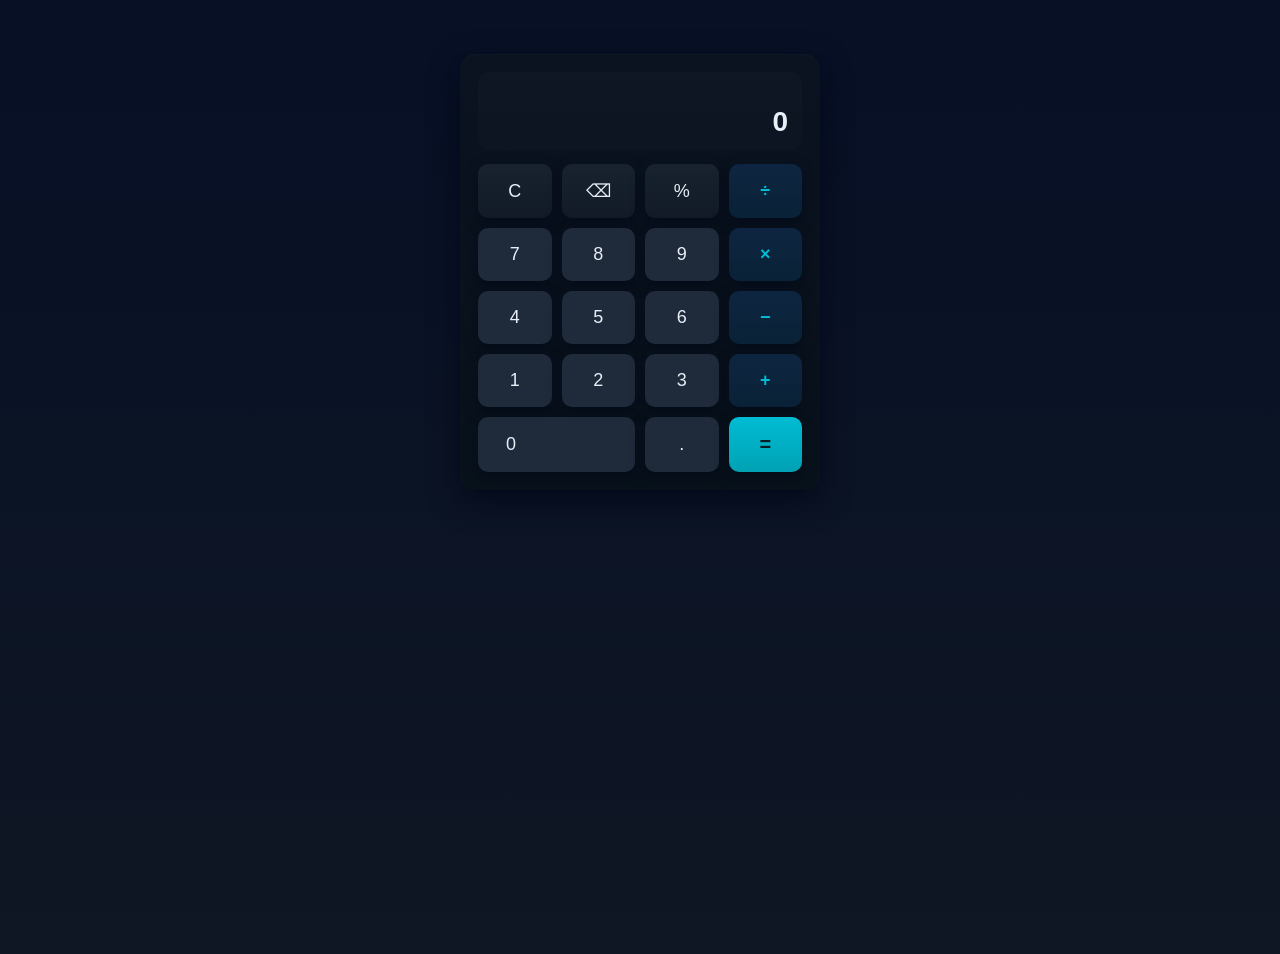
<file: calculator/index.html>
<!doctype html>
<html lang="en">
<head>
  <meta charset="utf-8" />
  <meta name="viewport" content="width=device-width,initial-scale=1" />
  <title>Simple Calculator</title>
  <link rel="stylesheet" href="styles.css" />
</head>
<body>
  <main class="calculator">
    <div class="display" id="display">
      <div id="history" class="history"></div>
      <div id="result" class="result">0</div>
    </div>

    <div class="keys">
      <button class="btn func" data-action="clear">C</button>
      <button class="btn func" data-action="back">⌫</button>
      <button class="btn func" data-action="percent">%</button>
      <button class="btn op" data-action="/">÷</button>

      <button class="btn" data-number="7">7</button>
      <button class="btn" data-number="8">8</button>
      <button class="btn" data-number="9">9</button>
      <button class="btn op" data-action="*">×</button>

      <button class="btn" data-number="4">4</button>
      <button class="btn" data-number="5">5</button>
      <button class="btn" data-number="6">6</button>
      <button class="btn op" data-action="-">−</button>

      <button class="btn" data-number="1">1</button>
      <button class="btn" data-number="2">2</button>
      <button class="btn" data-number="3">3</button>
      <button class="btn op" data-action="+">+</button>

      <button class="btn wide" data-number="0">0</button>
      <button class="btn" data-number=".">.</button>
      <button class="btn equal" data-action="=">=</button>
    </div>
  </main>

  <script src="script.js"></script>
</body>
</html>
</file>
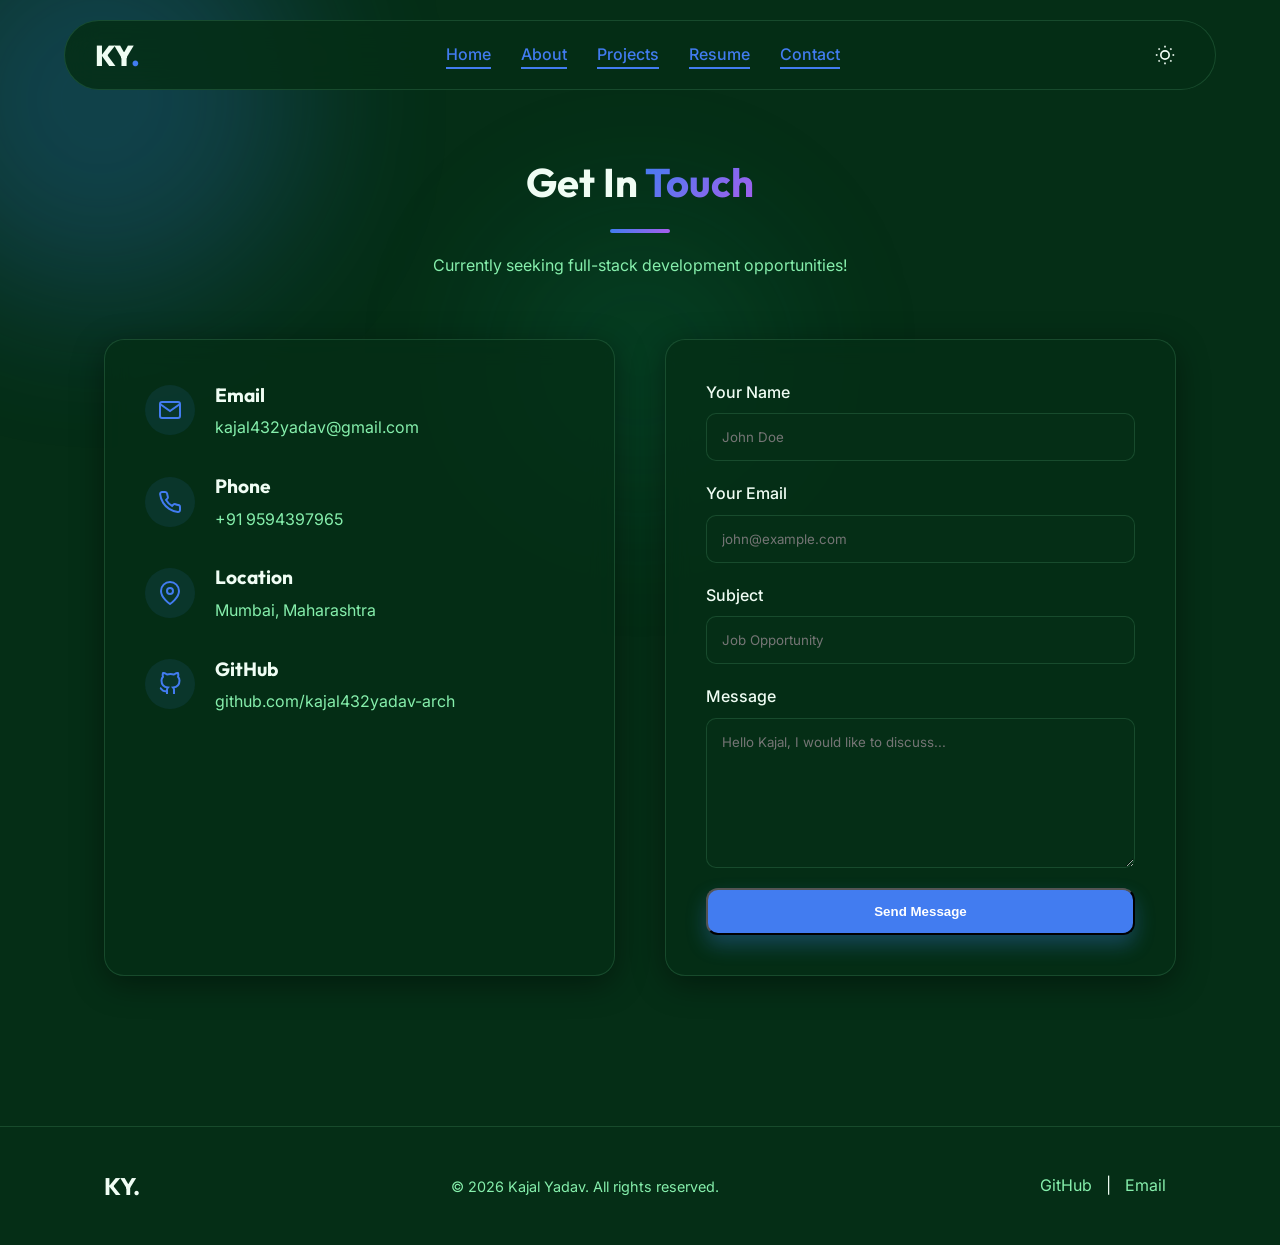
<file: contact.html>
<!DOCTYPE html>
<html lang="en" class="dark">
<head>
    <meta charset="UTF-8">
    <meta name="viewport" content="width=device-width, initial-scale=1.0">
    <title>Kajal Yadav - Contact</title>
    <!-- Google Fonts -->
    <link rel="preconnect" href="https://fonts.googleapis.com">
    <link rel="preconnect" href="https://fonts.gstatic.com" crossorigin>
    <link href="https://fonts.googleapis.com/css2?family=Inter:wght@300;400;500;600;700&family=Outfit:wght@400;500;600;700;800&display=swap" rel="stylesheet">
    <!-- CSS -->
    <link rel="stylesheet" href="style.css">
    <style>
        .contact-container {
            display: grid;
            grid-template-columns: 1fr 1fr;
            gap: 50px;
            margin-top: 40px;
        }
        .contact-info {
            padding: 40px;
            display: flex;
            flex-direction: column;
            gap: 30px;
        }
        .contact-item {
            display: flex;
            align-items: center;
            gap: 20px;
        }
        .contact-icon {
            width: 50px;
            height: 50px;
            background: rgba(59, 130, 246, 0.1);
            color: var(--primary-color);
            display: flex;
            align-items: center;
            justify-content: center;
            border-radius: 50%;
        }
        .contact-details h3 {
            font-size: 1.2rem;
            margin-bottom: 5px;
        }
        .contact-details p, .contact-details a {
            color: var(--text-secondary);
            text-decoration: none;
            transition: color 0.3s;
        }
        .contact-details a:hover {
            color: var(--primary-color);
        }
        .contact-form-container {
            padding: 40px;
        }
        .contact-form {
            display: flex;
            flex-direction: column;
            gap: 20px;
        }
        .form-group {
            display: flex;
            flex-direction: column;
            gap: 8px;
        }
        .form-group label {
            font-weight: 500;
        }
        .form-control {
            padding: 15px;
            border-radius: 10px;
            border: 1px solid var(--glass-border);
            background: var(--bg-color);
            color: var(--text-primary);
            font-family: inherit;
            transition: border-color 0.3s;
        }
        .form-control:focus {
            outline: none;
            border-color: var(--primary-color);
        }
        textarea.form-control {
            resize: vertical;
            min-height: 150px;
        }
        @media (max-width: 900px) {
            .contact-container {
                grid-template-columns: 1fr;
            }
        }
    </style>
</head>
<body>
    <div class="bg-shape shape-1"></div>
    <div class="bg-shape shape-3"></div>
    
    <header class="glass-nav">
        <div class="logo">KY<span>.</span></div>
        <nav>
            <ul class="nav-links">
                <li><a href="index.html">Home</a></li>
                <li><a href="index.html#about">About</a></li>
                <li><a href="index.html#projects">Projects</a></li>
                <li><a href="Kajal Yadav - Resumes (1).pdf" target="_blank">Resume</a></li>
                <li><a href="contact.html" class="active">Contact</a></li>
            </ul>
        </nav>
        <button id="theme-toggle" class="theme-btn" aria-label="Toggle Theme">
            <svg class="sun-icon" xmlns="http://www.w3.org/2000/svg" width="20" height="20" viewBox="0 0 24 24" fill="none" stroke="currentColor" stroke-width="2"><circle cx="12" cy="12" r="5"></circle><line x1="12" y1="1" x2="12" y2="3"></line><line x1="12" y1="21" x2="12" y2="23"></line><line x1="4.22" y1="4.22" x2="5.64" y2="5.64"></line><line x1="18.36" y1="18.36" x2="19.78" y2="19.78"></line><line x1="1" y1="12" x2="3" y2="12"></line><line x1="21" y1="12" x2="23" y2="12"></line><line x1="4.22" y1="19.78" x2="5.64" y2="18.36"></line><line x1="18.36" y1="5.64" x2="19.78" y2="4.22"></line></svg>
            <svg class="moon-icon" xmlns="http://www.w3.org/2000/svg" width="20" height="20" viewBox="0 0 24 24" fill="none" stroke="currentColor" stroke-width="2"><path d="M21 12.79A9 9 0 1 1 11.21 3 7 7 0 0 0 21 12.79z"></path></svg>
        </button>
        <div class="mobile-menu-btn">
            <span></span>
            <span></span>
            <span></span>
        </div>
    </header>

    <main class="pt-section pb-section" style="padding-top: 150px;">
        <div class="section-header fade-up">
            <h2>Get In <span class="gradient-text">Touch</span></h2>
            <div class="line"></div>
            <p style="margin-top: 20px; color: var(--text-secondary);">Currently seeking full-stack development opportunities!</p>
        </div>

        <div class="contact-container">
            <div class="contact-info glass-panel fade-up" style="animation-delay: 0.1s;">
                <div class="contact-item">
                    <div class="contact-icon">
                        <svg xmlns="http://www.w3.org/2000/svg" width="24" height="24" viewBox="0 0 24 24" fill="none" stroke="currentColor" stroke-width="2"><path d="M4 4h16c1.1 0 2 .9 2 2v12c0 1.1-.9 2-2 2H4c-1.1 0-2-.9-2-2V6c0-1.1.9-2 2-2z"></path><polyline points="22,6 12,13 2,6"></polyline></svg>
                    </div>
                    <div class="contact-details">
                        <h3>Email</h3>
                        <a href="mailto:kajal432yadav@gmail.com">kajal432yadav@gmail.com</a>
                    </div>
                </div>
                <div class="contact-item">
                    <div class="contact-icon">
                        <svg xmlns="http://www.w3.org/2000/svg" width="24" height="24" viewBox="0 0 24 24" fill="none" stroke="currentColor" stroke-width="2"><path d="M22 16.92v3a2 2 0 0 1-2.18 2 19.79 19.79 0 0 1-8.63-3.07 19.5 19.5 0 0 1-6-6 19.79 19.79 0 0 1-3.07-8.67A2 2 0 0 1 4.11 2h3a2 2 0 0 1 2 1.72 12.84 12.84 0 0 0 .7 2.81 2 2 0 0 1-.45 2.11L8.09 9.91a16 16 0 0 0 6 6l1.27-1.27a2 2 0 0 1 2.11-.45 12.84 12.84 0 0 0 2.81.7A2 2 0 0 1 22 16.92z"></path></svg>
                    </div>
                    <div class="contact-details">
                        <h3>Phone</h3>
                        <a href="tel:9594397965">+91 9594397965</a>
                    </div>
                </div>
                <div class="contact-item">
                    <div class="contact-icon">
                        <svg xmlns="http://www.w3.org/2000/svg" width="24" height="24" viewBox="0 0 24 24" fill="none" stroke="currentColor" stroke-width="2"><path d="M21 10c0 7-9 13-9 13s-9-6-9-13a9 9 0 0 1 18 0z"></path><circle cx="12" cy="10" r="3"></circle></svg>
                    </div>
                    <div class="contact-details">
                        <h3>Location</h3>
                        <p>Mumbai, Maharashtra</p>
                    </div>
                </div>
                <div class="contact-item">
                    <div class="contact-icon">
                        <svg xmlns="http://www.w3.org/2000/svg" width="24" height="24" viewBox="0 0 24 24" fill="none" stroke="currentColor" stroke-width="2"><path d="M9 19c-5 1.5-5-2.5-7-3m14 6v-3.87a3.37 3.37 0 0 0-.94-2.61c3.14-.35 6.44-1.54 6.44-7A5.44 5.44 0 0 0 20 4.77 5.07 5.07 0 0 0 19.91 1S18.73.65 16 2.48a13.38 13.38 0 0 0-7 0C6.27.65 5.09 1 5.09 1A5.07 5.07 0 0 0 5 4.77a5.44 5.44 0 0 0-1.5 3.78c0 5.42 3.3 6.61 6.44 7A3.37 3.37 0 0 0 9 18.13V22"></path></svg>
                    </div>
                    <div class="contact-details">
                        <h3>GitHub</h3>
                        <a href="https://github.com/kajal432yadav-arch" target="_blank">github.com/kajal432yadav-arch</a>
                    </div>
                </div>
            </div>

            <div class="contact-form-container glass-panel fade-up" style="animation-delay: 0.2s;">
                <form class="contact-form" action="#" method="POST" onsubmit="event.preventDefault(); alert('Thank you for reaching out! This form is just a visual demo.');">
                    <div class="form-group">
                        <label for="name">Your Name</label>
                        <input type="text" id="name" class="form-control" placeholder="John Doe" required>
                    </div>
                    <div class="form-group">
                        <label for="email">Your Email</label>
                        <input type="email" id="email" class="form-control" placeholder="john@example.com" required>
                    </div>
                    <div class="form-group">
                        <label for="subject">Subject</label>
                        <input type="text" id="subject" class="form-control" placeholder="Job Opportunity" required>
                    </div>
                    <div class="form-group">
                        <label for="message">Message</label>
                        <textarea id="message" class="form-control" placeholder="Hello Kajal, I would like to discuss..." required></textarea>
                    </div>
                    <button type="submit" class="btn primary-btn">Send Message</button>
                </form>
            </div>
        </div>
    </main>

    <footer class="glass-panel-bottom">
        <div class="footer-content">
            <div class="footer-logo">KY.</div>
            <p>&copy; 2026 Kajal Yadav. All rights reserved.</p>
            <div class="footer-socials">
                <a href="https://github.com/kajal432yadav-arch" target="_blank">GitHub</a> |
                <a href="mailto:kajal432yadav@gmail.com">Email</a>
            </div>
        </div>
    </footer>

    <script src="script.js"></script>
</body>
</html>
</file>
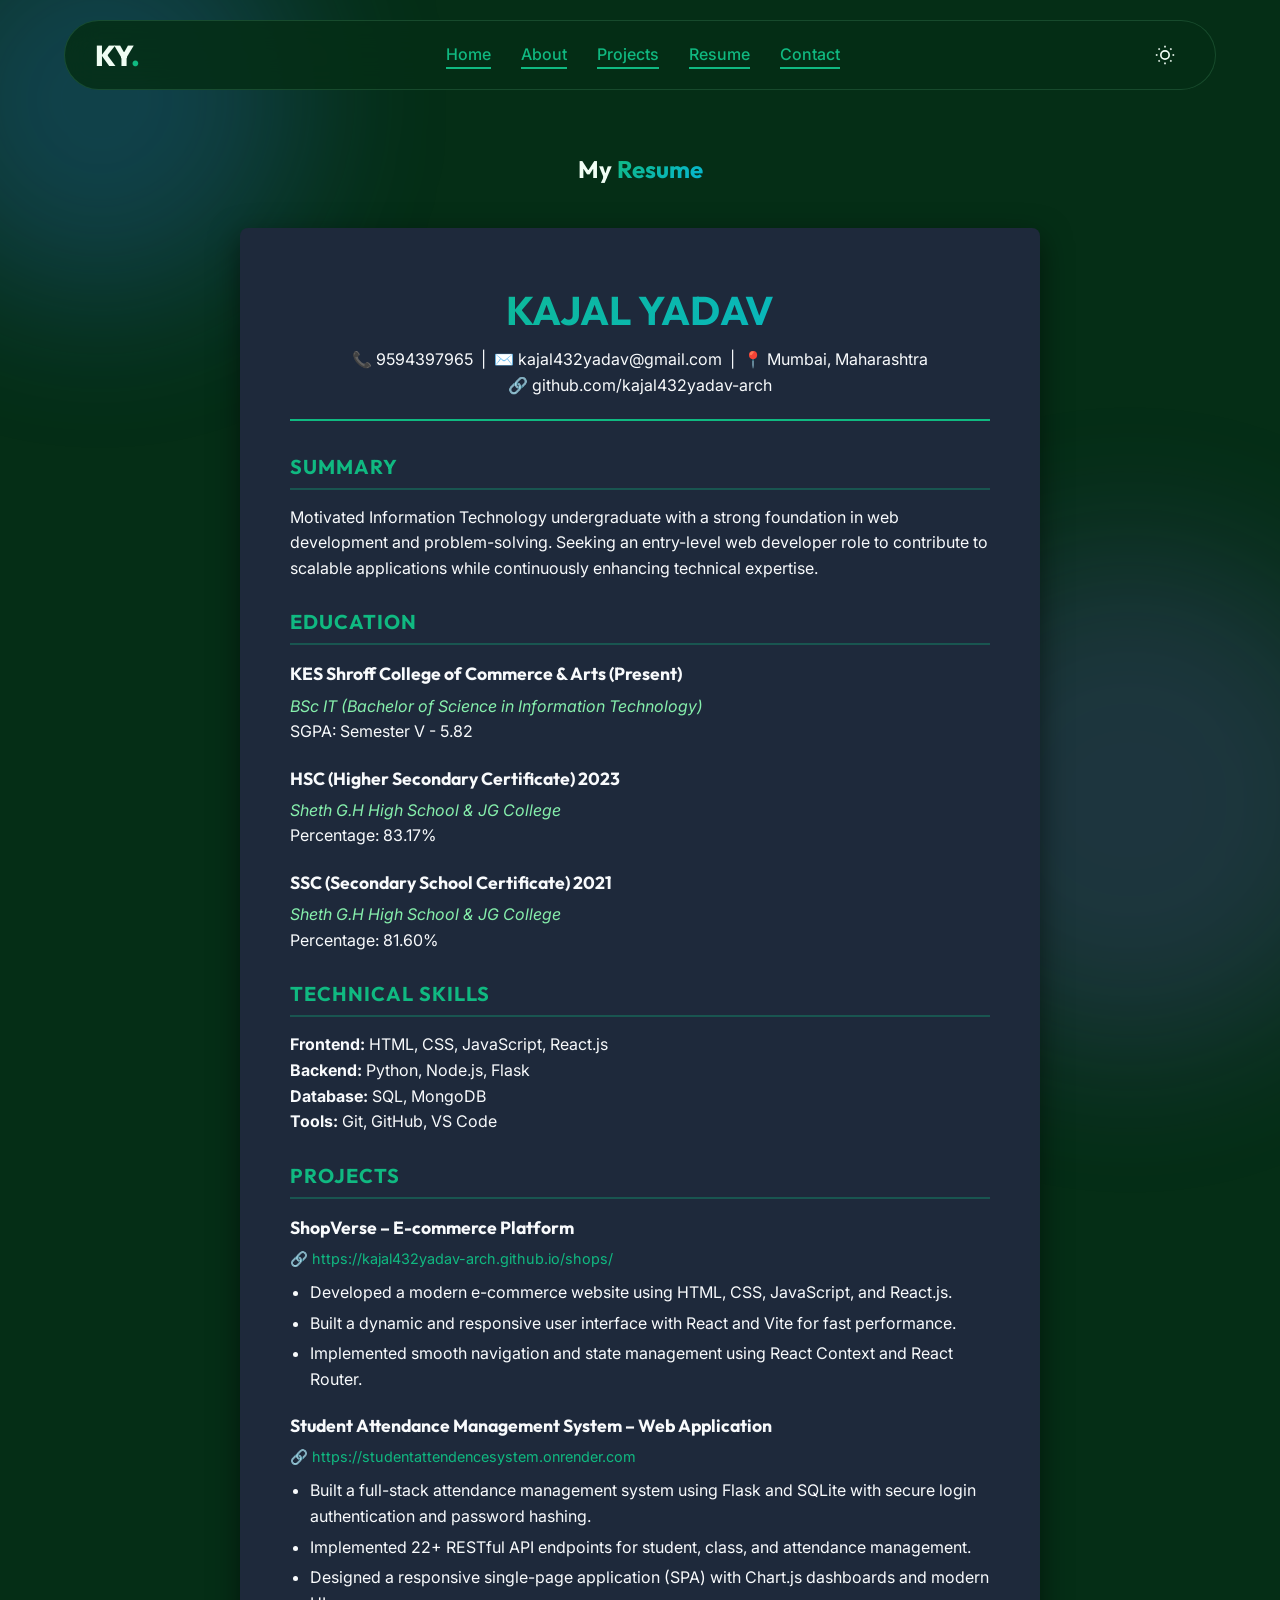
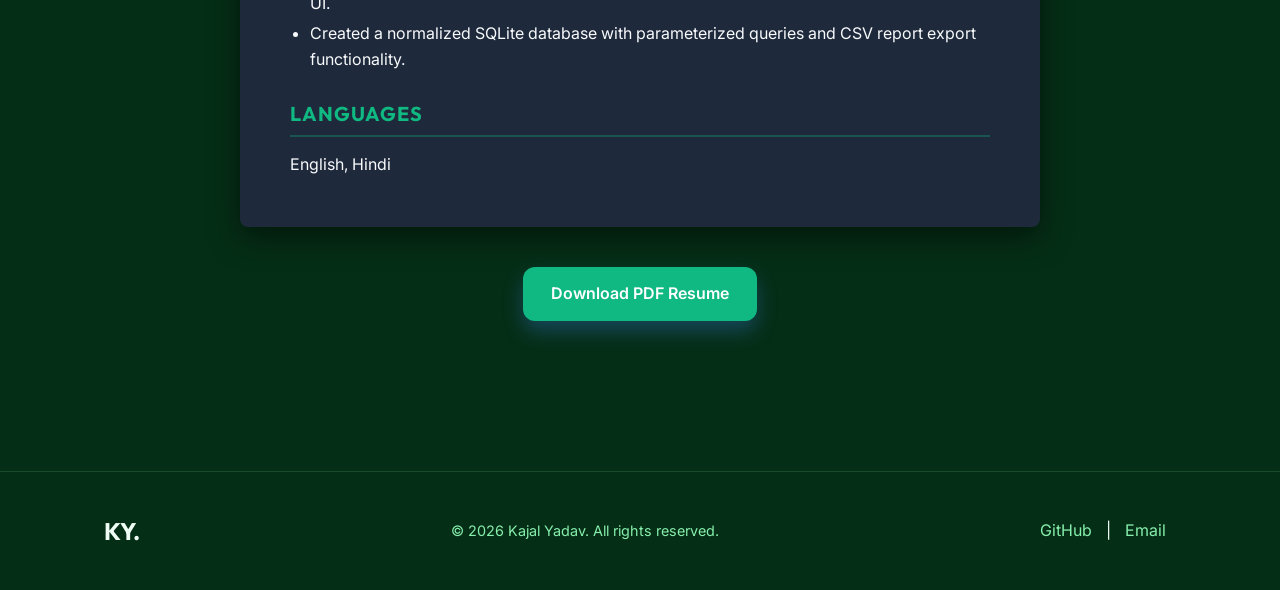
<file: resume.html>
<!DOCTYPE html>
<html lang="en" class="dark">
<head>
    <meta charset="UTF-8">
    <meta name="viewport" content="width=device-width, initial-scale=1.0">
    <title>Kajal Yadav - Resume</title>
    <!-- Google Fonts -->
    <link rel="preconnect" href="https://fonts.googleapis.com">
    <link rel="preconnect" href="https://fonts.gstatic.com" crossorigin>
    <link href="https://fonts.googleapis.com/css2?family=Inter:wght@300;400;500;600;700&family=Outfit:wght@400;500;600;700;800&display=swap" rel="stylesheet">
    <!-- CSS -->
    <link rel="stylesheet" href="style.css">
    <style>
        :root {
            --primary-color: #10b981; /* Emerald */
            --secondary-color: #06b6d4; /* Cyan/Teal */
        }
        .resume-page-header {
            text-align: center;
            margin-bottom: 40px;
        }
        .resume-document {
            background: white;
            color: #333;
            max-width: 800px;
            margin: 0 auto;
            padding: 50px;
            border-radius: 8px;
            box-shadow: 0 10px 30px rgba(0,0,0,0.1);
        }
        .dark .resume-document {
            background: #1e293b;
            color: #f8fafc;
            box-shadow: 0 10px 30px rgba(0,0,0,0.5);
        }
        .resume-doc-header {
            text-align: center;
            border-bottom: 2px solid var(--primary-color);
            padding-bottom: 20px;
            margin-bottom: 30px;
        }
        .resume-doc-header h1 {
            font-size: 2.5rem;
            margin-bottom: 5px;
            background: linear-gradient(135deg, #10b981, #06b6d4);
            -webkit-background-clip: text;
            -webkit-text-fill-color: transparent;
            background-clip: text;
        }
        .resume-section-title {
            font-size: 1.25rem;
            font-weight: 700;
            margin-top: 25px;
            margin-bottom: 15px;
            text-transform: uppercase;
            letter-spacing: 1px;
            border-bottom: 2px solid rgba(16, 185, 129, 0.3);
            padding-bottom: 5px;
            color: #10b981;
        }
        .resume-entry {
            margin-bottom: 20px;
        }
        .resume-entry h3 {
            font-size: 1.1rem;
            margin-bottom: 5px;
        }
        .resume-entry span {
            font-style: italic;
            color: var(--text-secondary);
        }
        .resume-entry ul {
            padding-left: 20px;
            margin-top: 10px;
        }
        .resume-entry li {
            margin-bottom: 5px;
        }
        .download-btn-container {
            text-align: center;
            margin-top: 40px;
        }
    </style>
</head>
<body>
    <div class="bg-shape shape-1"></div>
    <div class="bg-shape shape-2"></div>
    
    <header class="glass-nav">
        <div class="logo">KY<span>.</span></div>
        <nav>
            <ul class="nav-links">
                <li><a href="index.html">Home</a></li>
                <li><a href="index.html#about">About</a></li>
                <li><a href="index.html#projects">Projects</a></li>
                <li><a href="Kajal Yadav - Resumes (1).pdf" target="_blank" class="active">Resume</a></li>
                <li><a href="contact.html">Contact</a></li>
            </ul>
        </nav>
        <button id="theme-toggle" class="theme-btn" aria-label="Toggle Theme">
            <svg class="sun-icon" xmlns="http://www.w3.org/2000/svg" width="20" height="20" viewBox="0 0 24 24" fill="none" stroke="currentColor" stroke-width="2"><circle cx="12" cy="12" r="5"></circle><line x1="12" y1="1" x2="12" y2="3"></line><line x1="12" y1="21" x2="12" y2="23"></line><line x1="4.22" y1="4.22" x2="5.64" y2="5.64"></line><line x1="18.36" y1="18.36" x2="19.78" y2="19.78"></line><line x1="1" y1="12" x2="3" y2="12"></line><line x1="21" y1="12" x2="23" y2="12"></line><line x1="4.22" y1="19.78" x2="5.64" y2="18.36"></line><line x1="18.36" y1="5.64" x2="19.78" y2="4.22"></line></svg>
            <svg class="moon-icon" xmlns="http://www.w3.org/2000/svg" width="20" height="20" viewBox="0 0 24 24" fill="none" stroke="currentColor" stroke-width="2"><path d="M21 12.79A9 9 0 1 1 11.21 3 7 7 0 0 0 21 12.79z"></path></svg>
        </button>
        <div class="mobile-menu-btn">
            <span></span>
            <span></span>
            <span></span>
        </div>
    </header>

    <main class="pt-section pb-section" style="padding-top: 150px;">
        <div class="resume-page-header fade-up">
            <h2>My <span class="gradient-text">Resume</span></h2>
            <div class="line"></div>
        </div>

        <div class="resume-document fade-up" style="animation-delay: 0.1s;">
            <div class="resume-doc-header">
                <h1>KAJAL YADAV</h1>
                <p>📞 9594397965 &nbsp;|&nbsp; ✉️ kajal432yadav@gmail.com &nbsp;|&nbsp; 📍 Mumbai, Maharashtra</p>
                <p>🔗 github.com/kajal432yadav-arch</p>
            </div>

            <div class="resume-body">
                <h2 class="resume-section-title">Summary</h2>
                <p>Motivated Information Technology undergraduate with a strong foundation in web development and problem-solving. Seeking an entry-level web developer role to contribute to scalable applications while continuously enhancing technical expertise.</p>

                <h2 class="resume-section-title">Education</h2>
                <div class="resume-entry">
                    <h3>KES Shroff College of Commerce & Arts (Present)</h3>
                    <span>BSc IT (Bachelor of Science in Information Technology)</span>
                    <p>SGPA: Semester V - 5.82</p>
                </div>
                <div class="resume-entry">
                    <h3>HSC (Higher Secondary Certificate) 2023</h3>
                    <span>Sheth G.H High School & JG College</span>
                    <p>Percentage: 83.17%</p>
                </div>
                <div class="resume-entry">
                    <h3>SSC (Secondary School Certificate) 2021</h3>
                    <span>Sheth G.H High School & JG College</span>
                    <p>Percentage: 81.60%</p>
                </div>

                <h2 class="resume-section-title">Technical Skills</h2>
                <div class="resume-entry">
                    <p><strong>Frontend:</strong> HTML, CSS, JavaScript, React.js</p>
                    <p><strong>Backend:</strong> Python, Node.js, Flask</p>
                    <p><strong>Database:</strong> SQL, MongoDB</p>
                    <p><strong>Tools:</strong> Git, GitHub, VS Code</p>
                </div>

                <h2 class="resume-section-title">Projects</h2>
                <div class="resume-entry">
                    <h3>ShopVerse – E-commerce Platform</h3>
                    <p style="font-size: 0.9rem; color: var(--primary-color); margin-bottom: 5px;">🔗 https://kajal432yadav-arch.github.io/shops/</p>
                    <ul>
                        <li>Developed a modern e-commerce website using HTML, CSS, JavaScript, and React.js.</li>
                        <li>Built a dynamic and responsive user interface with React and Vite for fast performance.</li>
                        <li>Implemented smooth navigation and state management using React Context and React Router.</li>
                    </ul>
                </div>
                <div class="resume-entry">
                    <h3>Student Attendance Management System – Web Application</h3>
                    <p style="font-size: 0.9rem; color: var(--primary-color); margin-bottom: 5px;">🔗 https://studentattendencesystem.onrender.com</p>
                    <ul>
                        <li>Built a full-stack attendance management system using Flask and SQLite with secure login authentication and password hashing.</li>
                        <li>Implemented 22+ RESTful API endpoints for student, class, and attendance management.</li>
                        <li>Designed a responsive single-page application (SPA) with Chart.js dashboards and modern UI.</li>
                        <li>Created a normalized SQLite database with parameterized queries and CSV report export functionality.</li>
                    </ul>
                </div>
                
                <h2 class="resume-section-title">Languages</h2>
                <p>English, Hindi</p>
            </div>
        </div>

        <div class="download-btn-container fade-up" style="animation-delay: 0.2s;">
            <a href="Kajal Yadav - Resumes (1).pdf" target="_blank" class="btn primary-btn">Download PDF Resume</a>
        </div>
    </main>

    <footer class="glass-panel-bottom">
        <div class="footer-content">
            <div class="footer-logo">KY.</div>
            <p>&copy; 2026 Kajal Yadav. All rights reserved.</p>
            <div class="footer-socials">
                <a href="https://github.com/kajal432yadav-arch" target="_blank">GitHub</a> |
                <a href="mailto:kajal432yadav@gmail.com">Email</a>
            </div>
        </div>
    </footer>

    <script src="script.js"></script>
</body>
</html>
</file>
<file: calculator/styles.css>
:root{
  --bg:#0f1724;
  --panel:#0b1220;
  --accent:#00bcd4;
  --btn:#1f2a3a;
  --btn-hover:#233342;
  --text:#e6eef6;
  --muted:#93a1b0;
}

*{box-sizing:border-box}
html,body{height:100%;margin:0;font-family:Inter,Segoe UI,Roboto,Arial,sans-serif;background:linear-gradient(180deg,#071025, #0f1724);color:var(--text)}

.calculator{
  width:360px;
  max-width:96%;
  margin:6vh auto;
  background:linear-gradient(180deg,var(--panel),#08121b);
  border-radius:16px;
  padding:18px;
  box-shadow:0 10px 30px rgba(2,6,23,0.7), inset 0 1px 0 rgba(255,255,255,0.02);
}

.display{
  background:linear-gradient(180deg,rgba(255,255,255,0.02),rgba(255,255,255,0.01));
  border-radius:12px;
  padding:14px;
  color:var(--text);
  margin-bottom:14px;
  min-height:60px;
  overflow:hidden;
}

.history{
  color:var(--muted);
  font-size:14px;
  text-align:right;
  min-height:18px;
  word-break:break-all;
}

.result{
  font-weight:600;
  font-size:28px;
  text-align:right;
  margin-top:4px;
  line-height:1.0;
  word-break:break-all;
}

.keys{
  display:grid;
  grid-template-columns:repeat(4,1fr);
  gap:10px;
}

.btn{
  background:var(--btn);
  border:none;
  padding:16px;
  border-radius:10px;
  color:var(--text);
  font-size:18px;
  cursor:pointer;
  box-shadow:0 6px 14px rgba(2,6,23,0.5);
  transition:transform .06s ease,background .08s;
  user-select:none;
}

.btn:active{transform:translateY(1px) scale(.998)}
.btn:hover{background:var(--btn-hover)}
.btn.op{background:linear-gradient(180deg,#0d2540,#0a2237); color:var(--accent); font-weight:600}
.btn.func{background:linear-gradient(180deg,#18232f,#121a27)}
.equal{background:linear-gradient(180deg,#00bcd4,#00a2b3); color:#032027; font-weight:700; font-size:20px}
.wide{grid-column:span 2; text-align:left; padding-left:28px}

@media (max-width:420px){
  .calculator{padding:12px;border-radius:12px}
  .btn{padding:14px;font-size:17px}
  .result{font-size:24px}
}
</file>
<file: style.css>
:root {
    /* Color Palette - Light Mode */
    --primary-hue: 220; /* Blue */
    --primary-color: hsl(var(--primary-hue), 85%, 60%);
    --secondary-color: hsl(270, 80%, 65%); /* Purple */
    --bg-color: #eff6ff; /* Soft Blue Background */
    --text-primary: #0f172a;
    --text-secondary: #475569;
    --glass-bg: rgba(255, 255, 255, 0.7);
    --glass-border: rgba(255, 255, 255, 0.4);
    --glass-shadow: 0 8px 32px 0 rgba(31, 38, 135, 0.1);
    --nav-bg: rgba(255, 255, 255, 0.85);

    /* Fonts */
    --font-heading: 'Outfit', sans-serif;
    --font-body: 'Inter', sans-serif;
}

.dark {
    /* Color Palette - Dark Mode */
    --bg-color: #052e16; /* Deep Forest Green */
    --text-primary: #f0fdf4;
    --text-secondary: #86efac;
    --glass-bg: rgba(5, 46, 22, 0.75);
    --glass-border: rgba(134, 239, 172, 0.15);
    --glass-shadow: 0 8px 32px 0 rgba(0, 0, 0, 0.4);
    --nav-bg: rgba(5, 46, 22, 0.88);
}

* {
    margin: 0;
    padding: 0;
    box-sizing: border-box;
    scroll-behavior: smooth;
}

body {
    font-family: var(--font-body);
    background-color: var(--bg-color);
    color: var(--text-primary);
    overflow-x: hidden;
    transition: background-color 0.4s ease, color 0.4s ease;
    line-height: 1.6;
}

h1, h2, h3, h4, h5, h6, .logo {
    font-family: var(--font-heading);
}

.gradient-text {
    background: linear-gradient(135deg, var(--primary-color), var(--secondary-color));
    -webkit-background-clip: text;
    -webkit-text-fill-color: transparent;
    background-clip: text;
}

/* Background Animated Shapes */
.bg-shape {
    position: fixed;
    border-radius: 50%;
    filter: blur(80px);
    z-index: -1;
    opacity: 0.6;
    animation: float 20s infinite alternate ease-in-out;
}

.shape-1 {
    width: 400px;
    height: 400px;
    background: rgba(59, 130, 246, 0.4);
    top: -100px;
    left: -100px;
}

.shape-2 {
    width: 500px;
    height: 500px;
    background: rgba(139, 92, 246, 0.3);
    bottom: -150px;
    right: -100px;
    animation-delay: -5s;
}

.shape-3 {
    width: 300px;
    height: 300px;
    background: rgba(16, 185, 129, 0.2);
    top: 40%;
    left: 50%;
    transform: translate(-50%, -50%);
    animation-duration: 25s;
}

@keyframes float {
    0% { transform: translate(0, 0) rotate(0deg); }
    100% { transform: translate(50px, 50px) rotate(15deg); }
}

/* Glassmorphism Classes */
.glass-panel {
    background: var(--glass-bg);
    backdrop-filter: blur(12px);
    -webkit-backdrop-filter: blur(12px);
    border: 1px solid var(--glass-border);
    box-shadow: var(--glass-shadow);
    border-radius: 20px;
    transition: transform 0.3s ease, box-shadow 0.3s ease, border-color 0.3s ease;
}

.glass-panel:hover {
    transform: translateY(-5px);
    border-color: var(--primary-color);
}

/* Layout */
.pt-section { padding-top: 100px; }
.pb-section { padding-bottom: 100px; }
main { max-width: 1200px; margin: 0 auto; padding: 0 5%; }

/* Navigation */
.glass-nav {
    position: fixed;
    top: 20px;
    left: 50%;
    transform: translateX(-50%);
    width: 90%;
    max-width: 1200px;
    height: 70px;
    display: flex;
    justify-content: space-between;
    align-items: center;
    padding: 0 30px;
    background: var(--nav-bg);
    backdrop-filter: blur(16px);
    -webkit-backdrop-filter: blur(16px);
    border: 1px solid var(--glass-border);
    border-radius: 100px;
    z-index: 1000;
    transition: all 0.3s ease;
}

.logo {
    font-size: 1.8rem;
    font-weight: 800;
    color: var(--text-primary);
}

.logo span { color: var(--primary-color); }

.nav-links {
    display: flex;
    list-style: none;
    gap: 30px;
}

.nav-links a {
    text-decoration: none;
    color: var(--text-secondary);
    font-weight: 500;
    font-size: 1rem;
    transition: color 0.3s ease;
    position: relative;
}

.nav-links a:hover, .nav-links a.active {
    color: var(--primary-color);
}

.nav-links a::after {
    content: '';
    position: absolute;
    bottom: -5px;
    left: 0;
    width: 0;
    height: 2px;
    background: var(--primary-color);
    transition: width 0.3s ease;
}

.nav-links a:hover::after, .nav-links a.active::after {
    width: 100%;
}

.theme-btn {
    background: transparent;
    border: none;
    color: var(--text-primary);
    cursor: pointer;
    display: flex;
    align-items: center;
    justify-content: center;
    width: 40px;
    height: 40px;
    border-radius: 50%;
    transition: background-color 0.3s ease;
}

.theme-btn:hover {
    background-color: var(--glass-border);
}

.dark .sun-icon { display: block; }
.dark .moon-icon { display: none; }
.sun-icon { display: none; }
.moon-icon { display: block; }

.mobile-menu-btn {
    display: none;
    flex-direction: column;
    gap: 5px;
    cursor: pointer;
}

.mobile-menu-btn span {
    width: 25px;
    height: 2px;
    background-color: var(--text-primary);
    transition: all 0.3s ease;
}

/* Animations */
.fade-up {
    opacity: 0;
    transform: translateY(30px);
    transition: opacity 0.8s ease, transform 0.8s ease;
}

.fade-up.visible {
    opacity: 1;
    transform: translateY(0);
}

.fade-in {
    opacity: 0;
    transition: opacity 1s ease;
}

.fade-in.visible {
    opacity: 1;
}

/* Hero Section */
.hero-section {
    min-height: 100vh;
    display: flex;
    align-items: center;
    justify-content: space-between;
    gap: 50px;
    padding-top: 50px;
}

.hero-content {
    flex: 1;
}

.status-badge {
    display: inline-block;
    padding: 6px 16px;
    background: rgba(16, 185, 129, 0.1);
    color: #10b981;
    border: 1px solid rgba(16, 185, 129, 0.3);
    border-radius: 100px;
    font-size: 0.875rem;
    font-weight: 500;
    margin-bottom: 20px;
}

.hero-content .title {
    font-size: 4rem;
    line-height: 1.1;
    margin-bottom: 10px;
}

.hero-content .subtitle {
    font-size: 2rem;
    color: var(--text-secondary);
    font-weight: 500;
    margin-bottom: 25px;
}

.hero-content .description {
    font-size: 1.125rem;
    color: var(--text-secondary);
    margin-bottom: 40px;
    max-width: 500px;
}

.cta-buttons {
    display: flex;
    gap: 20px;
    margin-bottom: 40px;
}

.btn {
    padding: 14px 28px;
    border-radius: 12px;
    font-weight: 600;
    text-decoration: none;
    transition: all 0.3s ease;
    display: inline-block;
}

.primary-btn {
    background: var(--primary-color);
    color: white;
    box-shadow: 0 10px 20px rgba(59, 130, 246, 0.3);
}

.primary-btn:hover {
    transform: translateY(-2px);
    box-shadow: 0 15px 25px rgba(59, 130, 246, 0.4);
}

.secondary-btn {
    color: var(--text-primary);
}

.social-links {
    display: flex;
    gap: 20px;
}

.social-links a {
    color: var(--text-secondary);
    transition: color 0.3s ease, transform 0.3s ease;
}

.social-links a:hover {
    color: var(--primary-color);
    transform: translateY(-3px);
}

.hero-image {
    flex: 1;
    display: flex;
    justify-content: center;
}

.image-wrapper {
    width: 400px;
    height: 450px;
    display: flex;
    align-items: center;
    justify-content: center;
    overflow: hidden;
}

.abstract-visual {
    position: relative;
    width: 100%;
    height: 100%;
    display: flex;
    align-items: center;
    justify-content: center;
}

.circle {
    position: absolute;
    border-radius: 50%;
    border: 2px solid var(--primary-color);
    opacity: 0.2;
}

.c1 { width: 250px; height: 250px; border-style: dashed; animation: spin 20s linear infinite; }
.c2 { width: 320px; height: 320px; border-color: var(--secondary-color); animation: spin 15s linear infinite reverse; }
.c3 { width: 180px; height: 180px; background: linear-gradient(135deg, var(--primary-color), var(--secondary-color)); opacity: 0.1; }

.logo-large {
    font-family: var(--font-heading);
    font-size: 5rem;
    font-weight: 800;
    color: var(--text-primary);
    z-index: 1;
}

@keyframes spin {
    100% { transform: rotate(360deg); }
}

/* Sections Global */
.section-header {
    text-align: center;
    margin-bottom: 60px;
}

.section-header h2 {
    font-size: 2.5rem;
}

.section-header .line {
    width: 60px;
    height: 4px;
    background: linear-gradient(90deg, var(--primary-color), var(--secondary-color));
    margin: 15px auto 0;
    border-radius: 2px;
}

/* About Section */
.about-grid {
    display: grid;
    grid-template-columns: 1fr 1fr;
    gap: 40px;
    align-items: flex-start;
}

.about-text {
    padding: 40px;
}

.about-text h3 {
    margin-bottom: 20px;
    font-size: 1.5rem;
}

.about-text p {
    color: var(--text-secondary);
    margin-bottom: 15px;
}

.education-timeline {
    position: relative;
    padding-left: 20px;
    border-left: 2px solid var(--glass-border);
}

.timeline-item {
    position: relative;
    padding-bottom: 30px;
    padding-left: 20px;
}

.timeline-item:last-child {
    padding-bottom: 0;
}

.timeline-dot {
    position: absolute;
    left: -27px;
    top: 5px;
    width: 12px;
    height: 12px;
    border-radius: 50%;
    background: var(--primary-color);
    border: 2px solid var(--bg-color);
}

.timeline-item h4 {
    font-size: 1.125rem;
    margin-bottom: 5px;
}

.timeline-date {
    display: inline-block;
    padding: 4px 10px;
    background: var(--glass-border);
    border-radius: 100px;
    font-size: 0.8rem;
    color: var(--primary-color);
    margin-bottom: 10px;
}

.timeline-item p {
    color: var(--text-secondary);
    font-size: 0.95rem;
}

.mb-sm { margin-bottom: 30px; }

/* Skills Section */
.skills-container {
    display: grid;
    grid-template-columns: repeat(auto-fit, minmax(300px, 1fr));
    gap: 30px;
}

.skill-category {
    padding: 30px;
    text-align: center;
}

.skill-icon {
    width: 70px;
    height: 70px;
    margin: 0 auto 20px;
    display: flex;
    align-items: center;
    justify-content: center;
    border-radius: 20px;
    background: rgba(59, 130, 246, 0.1);
    color: var(--primary-color);
}

.skill-category h3 {
    margin-bottom: 20px;
    font-size: 1.25rem;
}

.skill-tags {
    display: flex;
    flex-wrap: wrap;
    gap: 10px;
    justify-content: center;
}

.tag {
    padding: 8px 16px;
    background: var(--bg-color);
    border: 1px solid var(--glass-border);
    border-radius: 8px;
    font-size: 0.9rem;
    font-weight: 500;
    color: var(--text-secondary);
}

/* Projects Section */
.projects-grid {
    display: grid;
    grid-template-columns: repeat(auto-fit, minmax(350px, 1fr));
    gap: 30px;
}

.project-card {
    overflow: hidden;
    display: flex;
    flex-direction: column;
}

.project-image {
    height: 200px;
    width: 100%;
    position: relative;
    display: flex;
    align-items: center;
    justify-content: center;
}

.placeholder-img-text {
    color: white;
    font-family: var(--font-heading);
    font-size: 1.5rem;
    font-weight: 700;
    opacity: 0.8;
}

.project-content {
    padding: 30px;
    flex: 1;
    display: flex;
    flex-direction: column;
}

.project-content h3 {
    font-size: 1.35rem;
    margin-bottom: 10px;
}

.project-content p {
    color: var(--text-secondary);
    font-size: 0.95rem;
    margin-bottom: 20px;
    flex: 1;
}

.tech-stack-mini {
    display: flex;
    flex-wrap: wrap;
    gap: 8px;
    margin-bottom: 20px;
}

.tech-stack-mini span {
    font-size: 0.75rem;
    padding: 4px 10px;
    background: var(--glass-border);
    border-radius: 100px;
    color: var(--text-secondary);
}

.project-links {
    display: flex;
    gap: 15px;
}

.project-link {
    display: flex;
    align-items: center;
    gap: 8px;
    text-decoration: none;
    color: var(--text-primary);
    font-weight: 600;
    font-size: 0.9rem;
    transition: color 0.3s ease;
}

.project-link:hover {
    color: var(--primary-color);
}

.project-link.icon-only {
    padding: 8px;
    background: var(--glass-border);
    border-radius: 50%;
}

/* Resume Section */
.resume-container {
    display: flex;
    align-items: center;
    justify-content: space-between;
    padding: 50px;
    gap: 40px;
}

.resume-content h2 {
    font-size: 2rem;
    margin-bottom: 15px;
}

.resume-content p {
    color: var(--text-secondary);
    margin-bottom: 30px;
    max-width: 600px;
}

/* Footer */
footer {
    padding: 40px 0;
    border-top: 1px solid var(--glass-border);
    margin-top: 50px;
}

.footer-content {
    max-width: 1200px;
    margin: 0 auto;
    padding: 0 5%;
    display: flex;
    justify-content: space-between;
    align-items: center;
}

.footer-logo {
    font-family: var(--font-heading);
    font-size: 1.5rem;
    font-weight: 700;
}

.footer-content p {
    color: var(--text-secondary);
    font-size: 0.9rem;
}

.footer-socials a {
    color: var(--text-secondary);
    text-decoration: none;
    margin: 0 10px;
    transition: color 0.3s ease;
}

.footer-socials a:hover {
    color: var(--primary-color);
}

/* Responsive */
@media (max-width: 900px) {
    .hero-section {
        flex-direction: column;
        text-align: center;
        padding-top: 120px;
        min-height: auto;
    }
    
    .hero-content .description {
        margin: 0 auto 40px;
    }
    
    .cta-buttons, .social-links {
        justify-content: center;
    }
    
    .about-grid {
        grid-template-columns: 1fr;
    }
    
    .resume-container {
        flex-direction: column;
        text-align: center;
    }
    
    .resume-actions {
        justify-content: center;
    }
    
    .resume-visual {
        display: none;
    }
}

@media (max-width: 768px) {
    .nav-links {
        position: fixed;
        top: 80px;
        left: 50%;
        transform: translateX(-50%);
        width: 90%;
        background: var(--nav-bg);
        backdrop-filter: blur(16px);
        -webkit-backdrop-filter: blur(16px);
        flex-direction: column;
        padding: 30px;
        border-radius: 20px;
        border: 1px solid var(--glass-border);
        box-shadow: var(--glass-shadow);
        gap: 20px;
        text-align: center;
        opacity: 0;
        visibility: hidden;
        transition: all 0.3s ease;
    }
    
    .nav-links.active {
        opacity: 1;
        visibility: visible;
        top: 100px;
    }
    
    .mobile-menu-btn {
        display: flex;
    }
    
    .hero-content .title {
        font-size: 3rem;
    }
    
    .footer-content {
        flex-direction: column;
        gap: 20px;
        text-align: center;
    }
}
</file>
